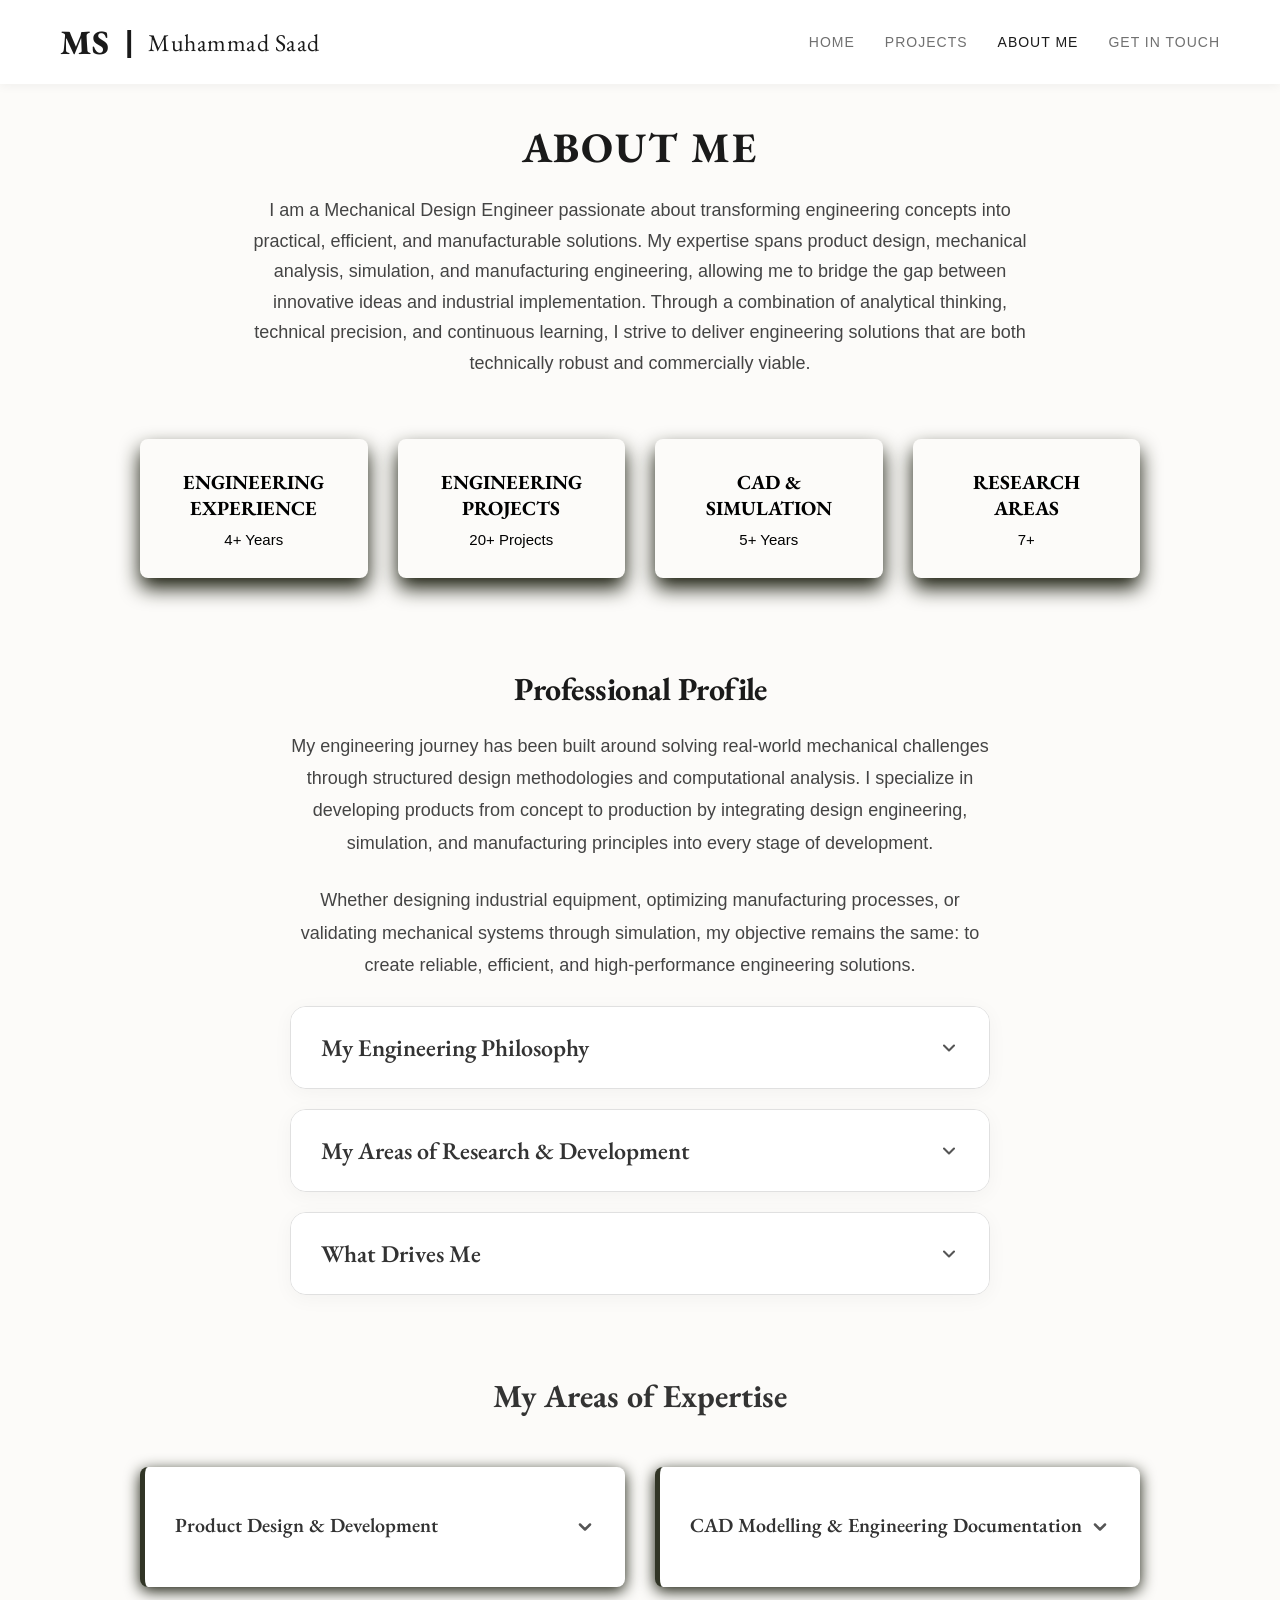
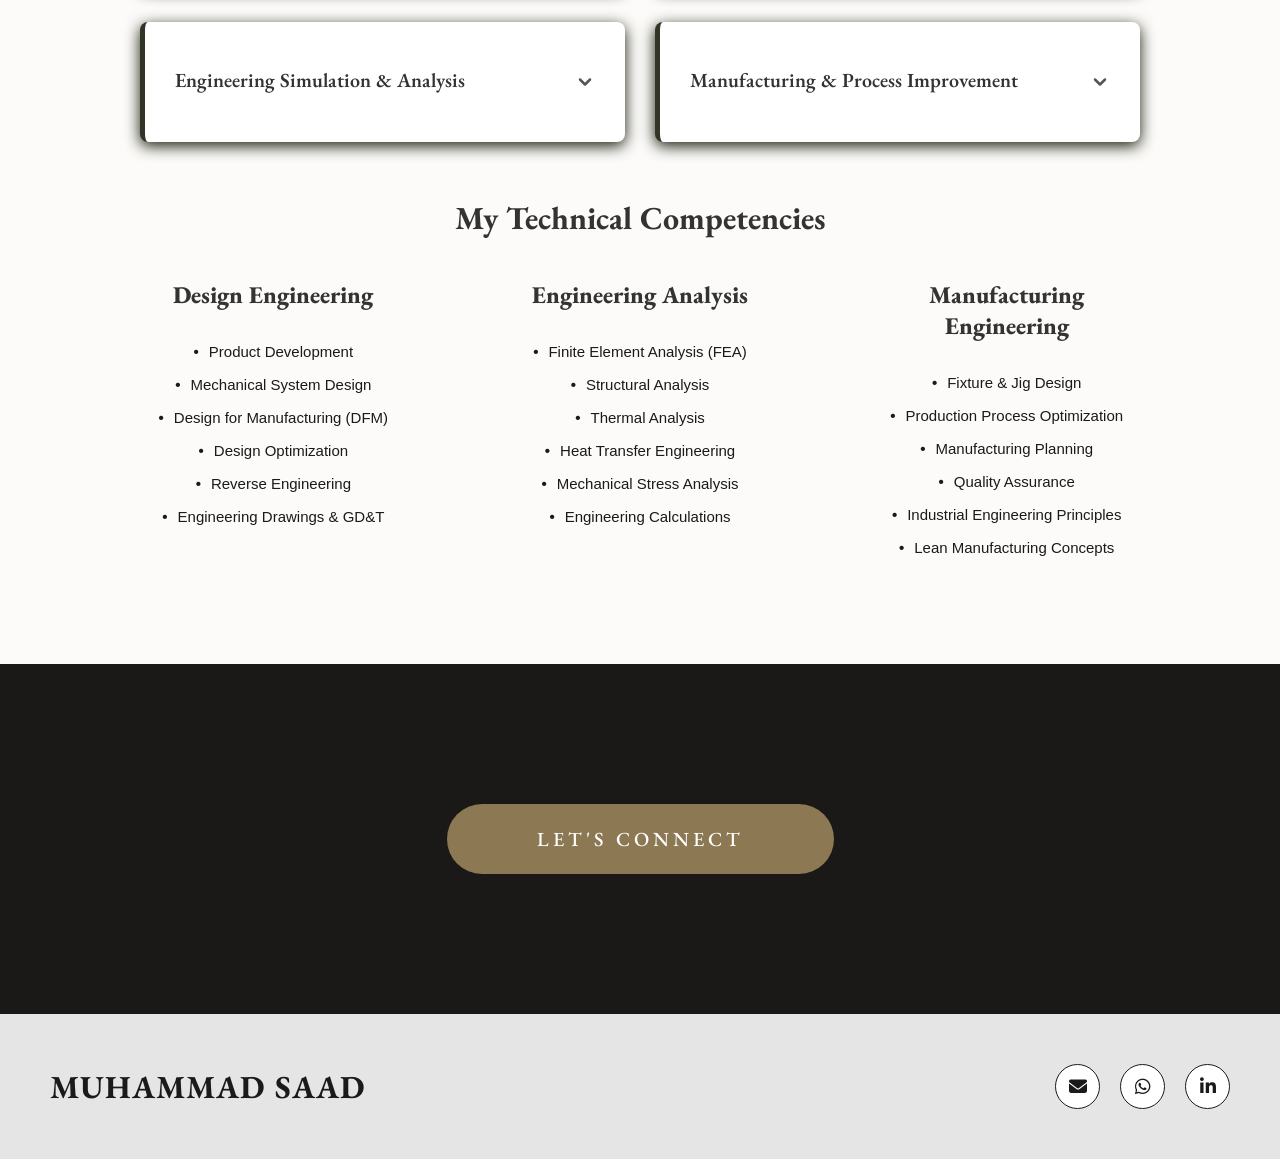
<file: about.html>
<!doctype html>
<html lang="en">
  <head>
    <meta charset="UTF-8" />
    <meta name="viewport" content="width=device-width, initial-scale=1.0" />
    <title>About Me | Muhammad Saad</title>
    <!-- Google Fonts -->
    <link rel="preconnect" href="https://fonts.googleapis.com" />
    <link rel="preconnect" href="https://fonts.gstatic.com" crossorigin />
    <link
      href="https://fonts.googleapis.com/css2?family=EB+Garamond:ital,wght@0,400..800;1,400..800&display=swap"
      rel="stylesheet"
    />
    <!-- Font Awesome Icons -->
    <link
      rel="stylesheet"
      href="https://cdnjs.cloudflare.com/ajax/libs/font-awesome/6.4.0/css/all.min.css"
    />
    <!-- Aapki Main CSS -->
    <link rel="stylesheet" href="style.css" />
  </head>
  <body>
    <!-- 1. NAVBAR -->
    <header class="navbar">
      <div class="custom-logo" onclick="window.location.href = 'index.html'">
        <span class="logo-ms">MS</span>
        <span class="logo-divider-line">|</span>
        <span class="logo-name">Muhammad Saad</span>
      </div>
      <!-- Hamburger Icon -->
    <div class="hamburger" id="hamburger">
        <span class="bar"></span>
        <span class="bar"></span>
        <span class="bar"></span>
    </div>
      <nav class="nav-links" id="nav-links">
        <a href="index.html">HOME</a>
        <a href="work.html">PROJECTS</a>
        <a href="about.html" class="active">ABOUT ME</a>
        <a href="contact.html">GET IN TOUCH</a>
      </nav>
    </header>
    <main class="about-main-wrapper">
      <!-- Hero Section -->
      <section class="about-hero">
        <h1>About Me</h1>
        <p>
          I am a Mechanical Design Engineer passionate about transforming
          engineering concepts into practical, efficient, and manufacturable
          solutions. My expertise spans product design, mechanical analysis,
          simulation, and manufacturing engineering, allowing me to bridge the
          gap between innovative ideas and industrial implementation. Through a
          combination of analytical thinking, technical precision, and
          continuous learning, I strive to deliver engineering solutions that
          are both technically robust and commercially viable.
        </p>
      </section>

      <!-- Stats Grid -->
      <section class="stats-grid">
        <div class="stat-card">
          <p class="stat-text">Engineering Experience</p>
          <h3 class="stat-number">4+ Years</h3>
        </div>
        <div class="stat-card">
          <p class="stat-text">Engineering Projects</p>
          <h3 class="stat-number">20+ Projects</h3>
        </div>
        <div class="stat-card">
          <p class="stat-text">CAD & Simulation</p>
          <h3 class="stat-number">5+ Years</h3>
        </div>
        <div class="stat-card">
          <p class="stat-text">Research Areas</p>
          <h3 class="stat-number">7+</h3>
        </div>
      </section>
      <!-- Professional Profile Section -->
      <section class="professional-profile">
        <h2>Professional Profile</h2>
        <div class="line-separator"></div>
        <!-- Ye line banaye ga -->
        <p>
          My engineering journey has been built around solving real-world
          mechanical challenges through structured design methodologies and
          computational analysis. I specialize in developing products from
          concept to production by integrating design engineering, simulation,
          and manufacturing principles into every stage of development.
        </p>
        <p>
          Whether designing industrial equipment, optimizing manufacturing
          processes, or validating mechanical systems through simulation, my
          objective remains the same: to create reliable, efficient, and
          high-performance engineering solutions.
        </p>
        <!-- Engineering Philosophy Section -->
        <div class="toggle-wrapper">
            <button class="toggle-btn premium-card accordion-btn" onclick="toggleAccordion(this)">
                My Engineering Philosophy
                <svg class="arrow-icon" viewBox="0 0 24 24" fill="none" stroke="currentColor" 
                stroke-width="2.5" stroke-linecap="round" stroke-linejoin="round">
                <polyline points="6 9 12 15 18 9"></polyline>
                </svg>
            </button>
            <div class="box-content accordion-content">
              <p>I believe successful engineering extends far beyond creating
                 functional designs. Every engineering solution should balance
                 technical performance, manufacturability, reliability,
                 sustainability, and cost-effectiveness. My design philosophy is
                 cantered on understanding the complete engineering lifecycle, from
                 concept development and simulation to manufacturing and continuous
                 improvement, ensuring that every project delivers measurable value
                 and long-term performance.</p>
            </div>
        </div>
                  <!-- R&D Section -->
<div class="toggle-wrapper">
    <button class="toggle-btn premium-card accordion-btn" onclick="toggleAccordion(this)">
        My Areas of Research & Development
        <svg class="arrow-icon" viewBox="0 0 24 24" fill="none" stroke="currentColor" stroke-width="2.5" stroke-linecap="round" stroke-linejoin="round">
            <polyline points="6 9 12 15 18 9"></polyline>
        </svg>
    </button>
   <div class="box-content accordion-content">
            <p>
              My research interests focus on advancing engineering solutions
              through computational modelling and analytical methods. Areas of
              particular interest include:
            </p>
            <ul>
              <li>Industrial Machinery & Equipment Design</li>
              <li>Machine Components & Assemblies</li>
              <li>Mechanical Product Development</li>
              <li>Automation Fixtures & Jigs</li>
              <li>Structural & Mechanical Systems</li>
              <li>Material Handling Systems</li>
              <li>Design for Manufacturing (DFM) & Optimization</li>
            </ul>
          </div>
          </div>

          
          <!-- What Drives Me Section -->
<div class="toggle-wrapper">
    <button class="toggle-btn premium-card accordion-btn" onclick="toggleAccordion(this)">
        What Drives Me
        <svg class="arrow-icon" viewBox="0 0 24 24" fill="none" stroke="currentColor" stroke-width="2.5" stroke-linecap="round" stroke-linejoin="round">
        <polyline points="6 9 12 15 18 9"></polyline>
        </svg>
    </button>
    <div class="box-content accordion-content">
        <p> I am motivated by complex engineering challenges that require
              creativity, precision, and technical expertise. Whether developing
              a new mechanical system, optimizing an existing design, or
              conducting engineering research, I enjoy transforming ideas into
              practical solutions that create tangible impact.</p>
    </div>
</div>
        
      </section>


      <!-- Expertise Section -->
      <section class="expertise-section">
        <h2>My Areas of Expertise</h2>
        <div class="expertise-grid">


          <!-- Expertise Box 1 -->
          <div class="exp-box">
            <button class="toggle-btn" onclick="toggleExpertise(this)">
              Product Design & Development
              <svg
                class="arrow-icon"
                viewBox="0 0 24 24"
                fill="none"
                stroke="currentColor"
                stroke-width="3"
                stroke-linecap="round"
                stroke-linejoin="round"
              >
                <polyline points="6 9 12 15 18 9"></polyline>
              </svg>
            </button>
            <div class="exp-content">
              <p>
                From initial concept generation to detailed manufacturing
                drawings, I develop products that prioritize functionality,
                manufacturability, and reliability.My design process is centered on
                ensuring that the final product meets both performance and production goals.
              </p>
            </div>
          </div>
          <!-- Expertise Box 2 -->
          <div class="exp-box">
            <button class="toggle-btn" onclick="toggleExpertise(this)">
              CAD Modelling & Engineering Documentation
              <svg
                class="arrow-icon"
                viewBox="0 0 24 24"
                fill="none"
                stroke="currentColor"
                stroke-width="3"
                stroke-linecap="round"
                stroke-linejoin="round"
              >
                <polyline points="6 9 12 15 18 9"></polyline>
              </svg>
            </button>
            <div class="exp-content">
              <p>
                I produce detailed 3D models, assemblies, technical drawings,
                and design documentation using industry-standard CAD software.
                My workflow emphasizes design accuracy, tolerance control, and
                clear communication between design and manufacturing teams.
              </p>
            </div>
          </div>
          <!-- Expertise Box 3 -->
          <div class="exp-box">
            <button class="toggle-btn" onclick="toggleExpertise(this)">
              Engineering Simulation & Analysis
              <svg
                class="arrow-icon"
                viewBox="0 0 24 24"
                fill="none"
                stroke="currentColor"
                stroke-width="3"
                stroke-linecap="round"
                stroke-linejoin="round"
              >
                <polyline points="6 9 12 15 18 9"></polyline>
              </svg>
            </button>
            <div class="exp-content">
              <p>
                Simulation plays a central role in my design process. I perform
                structural, thermal, and mechanical analyses to evaluate
                performance, predict failure modes, and optimize designs before
                manufacturing, reducing development time and engineering costs.
              </p>
            </div>
          </div>
          <!-- Expertise Box 4 -->
          <div class="exp-box">
            <button class="toggle-btn" onclick="toggleExpertise(this)">
              Manufacturing & Process Improvement
              <svg
                class="arrow-icon"
                viewBox="0 0 24 24"
                fill="none"
                stroke="currentColor"
                stroke-width="3"
                stroke-linecap="round"
                stroke-linejoin="round"
              >
                <polyline points="6 9 12 15 18 9"></polyline>
              </svg>
            </button>
            <div class="exp-content">
              <p>
                My industrial experience has provided valuable insight into
                manufacturing operations, production planning, quality
                assurance, and continuous improvement. I focus on designing
                solutions that are not only technically sound but also practical
                to manufacture and scale.
              </p>
            </div>
          </div>
      </section>
      <section class="technical-competencies">
        <h2>My Technical Competencies</h2>
        <div class="competency-grid">
          <!-- Design Engineering -->
          <div class="comp-box">
            <h3>Design Engineering</h3>
            <ul>
              <li><span>•</span>Product Development</li>
              <li><span>•</span>Mechanical System Design</li>
              <li><span>•</span>Design for Manufacturing (DFM)</li>
              <li><span>•</span>Design Optimization</li>
              <li><span>•</span>Reverse Engineering</li>
              <li><span>•</span>Engineering Drawings & GD&T</li>
            </ul>
          </div>
          <!-- Engineering Analysis -->
          <div class="comp-box">
            <h3>Engineering Analysis</h3>
            <ul>
              <li><span>•</span>Finite Element Analysis (FEA)</li>
              <li><span>•</span>Structural Analysis</li>
              <li><span>•</span>Thermal Analysis</li>
              <li><span>•</span>Heat Transfer Engineering</li>
              <li><span>•</span>Mechanical Stress Analysis</li>
              <li><span>•</span>Engineering Calculations</li>
            </ul>
          </div>
          <!-- Manufacturing Engineering -->
          <div class="comp-box">
            <h3>Manufacturing Engineering</h3>
            <ul>
              <li><span>•</span>Fixture & Jig Design</li>
              <li><span>•</span>Production Process Optimization</li>
              <li><span>•</span>Manufacturing Planning</li>
              <li><span>•</span>Quality Assurance</li>
              <li><span>•</span>Industrial Engineering Principles</li>
              <li><span>•</span>Lean Manufacturing Concepts</li>
            </ul>
          </div>
        </div>
      </section>
    </main>

    <!-- 4. PREMIUM FOOTER SECTION -->
    <footer class="main-premium-footer">
      <!-- Top Dark Section -->
      <div class="footer-top-dark">
        <a href="contact.html" class="new-style-btn">LET'S CONNECT</a>
      </div>

      <!-- Bottom Light Section -->
      <div class="footer-bottom-light">
        <div class="footer-light-container">
          <!-- Left Side Name -->
          <h2 class="footer-brand-name">MUHAMMAD SAAD</h2>

          <!-- Right Side Social Icons -->
          <div class="footer-right-info-icons">
            <!-- Gmail -->
            <a
              href="mailto:muhammadsaad.e13@gmail.com"
              class="icon-btn gmail-icon"
              title="Email Me"
            >
              <i class="fa-solid fa-envelope"></i>
            </a>

            <!-- WhatsApp -->
            <a
              href="https://wa.me/923362835568"
              target="_blank"
              class="icon-btn whatsapp-icon"
              title="WhatsApp Me"
            >
              <i class="fa-brands fa-whatsapp"></i>
            </a>

            <!-- LinkedIn -->
            <a
              href="https://www.linkedin.com/in/muhammad-saad-352a62182/"
              target="_blank"
              class="icon-btn linkedin-icon"
              title="LinkedIn Profile"
            >
              <i class="fa-brands fa-linkedin-in"></i>
            </a>
          </div>
        </div>
      </div>
    </footer>
    <script>
   // Function 1: Expertise Grid ke liye (Independent)
function toggleExpertise(btn) {
    let content = btn.nextElementSibling;
    btn.classList.toggle('active');
    content.style.display = (content.style.display === "block") ? "none" : "block";
}

function toggleAccordion(btn) {
    let currentContent = btn.nextElementSibling;
    let isActive = btn.classList.contains('active');

    // 1. Sabse pehle saare buttons aur contents ko reset karo
    // (Taake jab naya button khule, to pichla band ho jaye)
    document.querySelectorAll('.accordion-btn').forEach(b => b.classList.remove('active'));
    document.querySelectorAll('.accordion-content').forEach(c => c.style.display = 'none');

    // 2. Toggle Logic: 
    // Agar button pehle ACTIVE NAHI THA, to ise active karo aur open karo
    // Agar active tha (matlab humne dubara click kiya), to upar reset ho chuka hai,
    // isliye hum sirf tabhi open karenge agar isActive false tha.
    if (!isActive) {
        btn.classList.add('active');
        currentContent.style.display = 'block';
    } 
    // Agar isActive true tha, to block execute nahi hoga, 
    // aur reset hone ki wajah se box band hi rahega (Toggle Off).
}
    </script>
    <script>
    const hamburger = document.getElementById("hamburger");
    const navLinks = document.getElementById("nav-links");

    // Hamburger click event
    hamburger.addEventListener("click", () => {
        hamburger.classList.toggle("active");
        navLinks.classList.toggle("active");
    });

    // Links click event (Menu band karne ke liye)
    document.querySelectorAll(".nav-links a").forEach(n => n.addEventListener("click", () => {
        hamburger.classList.remove("active");
        navLinks.classList.remove("active");
    }));
</script>
  </body>
</html>
</file>
<file: style.css>
/* Resetting default browser styles */
* {
    margin: 0;
    padding: 0;
    box-sizing: border-box;
}

/* Website ki tamam images ko responsive banane ke liye */
img {
    max-width: 100%;
    height: auto;
    display: block; /* Is se image ke neeche jo thodi si extra jagah (gap) hoti hai, wo khatam ho jati hai */
}
body {
    background-color: #fcfbf9; 
    color: #1a1a1a;
    font-family: 'Geist', sans-serif;
    min-height: 100vh;
    padding: 40px 50px; /* Page ke sides par achhi spacing ke liye */
    overflow-x: hidden; /* Mobile par side scroll ko rokne ke liye */
}

/* Header Navbar Styling */
.navbar {
    display: flex;
    justify-content: space-between;
    align-items: center;
    width: 100%;
    position: fixed;
    top: 0;
    left: 0;
    z-index: 1000;
    box-sizing: border-box;
    padding: 20px 60px; 
    
    /* 🌟 Badlao: Bilkul Solid White Color (Koi transparency ya blur nahi) */
    background-color: #ffffff; 
    backdrop-filter: none; 
    -webkit-backdrop-filter: none; 
    
    /* Halka sa bottom shadow taake solid navbar content se alag dikhe */
    box-shadow: 0 2px 10px rgba(0, 0, 0, 0.05); 
}
/* ==========================================================================
   UPDATED LOGO STYLING (As per Saad's Feedback - Bold & Aligned)
   ========================================================================== */
.custom-logo {
    display: flex;
    align-items: center;
    gap: 15px;
    cursor: pointer;
}

.logo-ms {
    font-family: 'EB Garamond', serif;
    font-size: 34px;
    font-weight: 800; 
    letter-spacing: 1px;
    color: #1a1a1a;
}

.logo-divider-line {
    font-size: 30px;
    color: #1a1a1a;
    font-weight: 700;
    /* 🌟 Badlao: margin-top ko mita diya ya zero kar diya */
    margin-top: 0px; 
}

.logo-name {
    font-family: 'EB Garamond', serif;
    font-size: 24px;
    font-weight: 400;
    color: #1a1a1a;
    letter-spacing: 0.5px;
}

.nav-links {
    display: flex;
    gap: 30px; /* Links ke darmiyan ka gap */
}

.nav-links a {
    text-decoration: none;
    color: #707070;
    font-family: 'Geist', sans-serif;
    font-size: 14px;
    font-weight: 500;
    letter-spacing: 1px;
    text-transform: uppercase;
    transition: color 0.3s ease;
}

.nav-links a:hover, .nav-links a.active {
    color: #1a1a1a;
}

/* ==========================================================================
   PERFECT HERO OVERLAY & PROJECT IMAGES LAYOUT (UPDATED)
   ========================================================================== */

.hero-section-new {
    position: relative;
    width: 100%;
    height: 120vh;
    display: flex;
    align-items: flex-end;
    justify-content: flex-start;
   /* Line number 102 par is tarah padding ko update kar dein */
    padding: 40px 60px;   /* Iska matlab hai Top/Bottom se sirf 20px aur Left/Right se 60px */
    margin-bottom: 80px;
    border-radius: 8px;
    overflow: hidden;
    background-color: #1c1a17;
    
    /* 🌟 Badlao: padding-top mita kar humne margin-top laga diya taake image top se na kate */
    margin-top: 80px; 
}

.hero-bg-image {
    position: absolute;
    top: 0;
    left: 0;
    width: 100%;
    height: 100%;
    z-index: 0; 
}

.bg-img {
    width: 100%;
    height: 100%;
    object-fit: cover;
    object-position: center 15%; 
    opacity: 0.65; 
}

.hero-content-shifted {
    position: relative;
    z-index: 2; 
    width: 60%;
    display: flex;
    flex-direction: column;
    gap: 15px;
    text-align: left;
}

.hero-content-shifted .main-title {
    font-family: 'EB Garamond', serif;
    color: #ffffff !important;
    font-weight: 400;
    letter-spacing: -2px;
    line-height: 1;
    /* Main title ke block ke andar margin ko is tarah barha dein */
    margin-top: 40px;
    text-transform: uppercase;
    
    /* 🌟 Badlao: 84px ko mita kar humne size chota kiya taake 100% zoom par ek line mein aaye */
    font-size: 56px; 
    
    /* 🌟 Badlao: Yeh properties add kar dein taake text kabhi bhi toot kar doosri line mein na jaye */
    white-space: nowrap; 
}

.hero-content-shifted .main-subtitle {
    font-family: 'Geist', sans-serif;
    color: #e0e0e0 !important;
    font-size: 14px;
    font-weight: 700;
    letter-spacing: 2px;
    text-transform: uppercase;
    margin-top: 5px;
}

.hero-content-shifted .one-line-desc {
    font-family: 'Geist', sans-serif;
    color: #cccccc !important;
    font-size: 18px;
    line-height: 1.7;
    max-width: 95%;
    margin: 0;
}

/* --- MY PROJECTS SECTION --- */
.recent-work-section {
    width: 100%;
    margin-top: 40px;
}

.section-heading-centered {
      font-family: 'EB Garamond', serif;
      font-size: 42px;            /* Size bada kar diya */
      font-weight: 800;           /* Bold kiya */
      text-transform: uppercase;  /* Capital letters */
      letter-spacing: 3px;
      color: #1a1a1a;
      text-align: center;         /* Heading center mein aa gayi */
      margin-top: 80px;
      margin-bottom: 60px;
  }
.recent-work-grid {
    display: flex;
    flex-direction: column;
    gap: 50px;
    width: 100%;
    max-width: 1000px;     
    margin: 0 auto;
}

.recent-project-card {
    width: 100%;
    height: 500px;          
    border-radius: 12px;
    overflow: hidden;
}

.recent-project-image {
    width: 100%;
    height: 100%; 
    background-size: cover;
    background-position: center;
    background-repeat: no-repeat;
    display: flex;
    align-items: center; /* Content vertically center */
    justify-content: center; /* Content horizontally center */
    position: relative;
}
.recent-project-card:hover .recent-project-image {
    transform: scale(1.05); /* Hover karne par image smooth zoom hogi */
}

/* Dark Tint Overlay for Projects */
.recent-project-image::before {
    content: "";
    position: absolute;
    top: 0; 
    left: 0; 
    width: 100%; 
    height: 100%;
    background-color: rgba(0, 0, 0, 0.55); 
    z-index: 1;
}

.project-overlay-text {
    position: relative;
    z-index: 2; 
    text-align: center;
    padding: 0 20px;
}

.project-overlay-text h3 {
    font-family: 'EB Garamond', serif;
    font-size: 46px;
    color: #ffffff !important;
    font-weight: 400;
    margin: 0;
    letter-spacing: 1px;
}

.project-tags {
    font-family: 'Geist', sans-serif;
    font-size: 13px;
    color: #dddddd !important;
    letter-spacing: 1px;
    margin-top: 12px;
}

.project-year {
    font-family: 'Geist', sans-serif;
    font-size: 18px;
    color: #aaaaaa !important;
    margin-top: 15px;
    font-style: italic;
}

/* --- PREMIUM FOOTER STYLING  --- */

.main-premium-footer {
    width: 100%;
    margin-top: 100px;
    display: flex;
    flex-direction: column;
}

/* 1. Top Section - Bilkul screen se laga hua full width black background */
.footer-top-dark {
    width: 100vw;                      /* Screen ki poori width lene ke liye */
    position: relative;
    left: 50%;
    right: 50%;
    margin-left: -50vw;
    margin-right: -50vw;               /* Body ki padding break karke screen se chipkane ke liye */
    
    background-color: #1a1917 !important; /* Haroon ki website jaisa dark premium tint */
    padding: 140px 0;                  
    display: flex;
    justify-content: center;
    align-items: center;
    border-radius: 0 !important;       /* Corners bilkul sharp */
}

/* 2. Proper Big Capsule Button (New Style Class) */
.new-style-btn {
    display: inline-block !important;
    background-color: #8c7953 !important; /* Exact Khaki/Olive Green rang */
    color: #ffffff !important;            /* Text pure white */
    font-family: 'EB Garamond', serif !important;  
    font-size: 20px !important;           /* Proper bada aur saaf text */
    font-weight: 500 !important;
    text-transform: uppercase !important;
    letter-spacing: 4px !important;       /* Letters ke darmiyan gap */
    text-decoration: none !important;
    
    /* Button ka size aur round capsule shape */
    padding: 22px 90px !important;        
    border-radius: 60px !important;       /* Pill shape rounded corners */
    border: none !important;              
    
    transition: transform 0.3s ease, background-color 0.3s ease, box-shadow 0.3s ease !important;
}

/* Button Hover Animation */
.new-style-btn:hover {
    transform: scale(1.04) translateY(-2px) !important; /* Hover par smoothly thoda bada hoga */
    background-color: #766544 !important;                /* Rang thoda sa dark click feel ke liye */
    box-shadow: 0 10px 30px rgba(0, 0, 0, 0.4) !important; /* Shadow effect */
}

/* 3. Bottom Section - Spacing & Clean Layout */
.footer-bottom-light {
    width: 100%;
    background-color: #e5e5e5;
    padding: 50px 0;
}

.footer-light-container {
    max-width: 4000px;
    margin: 0 auto;
    width: 100% !important;
    display: flex !important;
    justify-content: space-between !important;
    align-items: center !important;
    padding: 0 50px !important;
}

/* Email aur LinkedIn icon ke darmiyan gap */
.footer-social-icons {
    display: flex;
    gap: 15px;
    margin-left: 35px; /* Is se LN icon email wale link se door hat jayega */
}
/* ==========================================================================
   🌟 LIGHT FOOTER FIX (Email aur LinkedIn Alignment)
   ========================================================================== */

/* Email aur LN dono ko ek horizontal line mein seedha lane ke liye */
.footer-right-info {
    display: flex !important;
    flex-direction: row !important;   /* Forcefully ek line mein karne ke liye */
    align-items: center !important;   /* Vertically bilkul center alignment */
    gap: 40px !important;              /* Email aur LinkedIn ke darmiyan professional gap */
}

/* Email link se faltu lines aur blue color hatane ke liye */
.footer-email {
    text-decoration: none !important;  /* Underline khatam */
    color: #1a1a1a !important;         /* Premium dark black color */
    font-family: 'Geist', sans-serif !important;
    font-size: 16px !important;
    transition: color 0.3s ease !important;
}

.footer-email:hover {
    color: #8c7953 !important;         /* Hover karne par khaki rang ho jaye */
}

/* LinkedIn (LN) icon button ko khubsoorat aur line se pak karne ke liye */
.footer-social-icons a {
    text-decoration: none !important;  /* Underline khatam */
    color: #1a1a1a !important;         /* Black text */
    font-family: 'Geist', sans-serif !important;
    font-size: 14px !important;
    font-weight: 600 !important;
    border: 1px solid #1a1a1a !important; /* Chota sa neat border box */
    padding: 8px 12px !important;      /* Box ke andar spacing */
    border-radius: 4px !important;     /* Halka sa rounded edge */
    transition: all 0.3s ease !important;
}

.footer-social-icons a:hover {
    background-color: #1a1a1a !important; /* Hover par solid black background */
    color: #ffffff !important;            /* Text white ho jaye */
}
/* ==========================================================================
   🌟 GREY FOOTER FULL-WIDTH & BOTTOM STICKY FIX
   ========================================================================== */

.footer-bottom-light {
    width: 100vw !important;            /* 🌟 Screen ki poori width lene ke liye */
    position: relative !important;
    left: 50% !important;
    right: 50% !important;
    margin-left: -50vw !important;
    margin-right: -50vw !important;     /* 🌟 Body ki left/right padding ko tor kar sides se chipkane ke liye */
    
    margin-bottom: -40px !important;    /* 🌟 Body ki bottom padding (40px) ko khatam karke bilkul neche chipkane ke liye */
    background-color: #e5e5e5 !important;
    padding: 50px 0 !important;
}
/* ==========================================================================
   🌟 PREMIUM FOOTER ICONS STYLING
   ========================================================================== */

/* Icons ko ek seedhi line mein lane ke liye */
.footer-right-info-icons {
    display: flex !important;
    flex-direction: row !important;
    align-items: center !important;
    gap: 20px !important;              /* Icons ke darmiyan professional gap */
}

/* Har icon button ka basic style (Circular shape aur clean look) */
.icon-btn {
    display: flex !important;
    justify-content: center !important;
    align-items: center !important;
    width: 45px !important;
    height: 45px !important;
    border-radius: 50% !important;     /* Bilkul gol (Circle) banane ke liye */
    background-color: #ffffff !important; /* Shuru mein background white hoga */
    border: 1px solid #1a1a1a !important; /* Halka black border */
    color: #1a1a1a !important;         /* Icon ka rang shuru mein black */
    font-size: 18px !important;        /* Icon ka size */
    text-decoration: none !important;
    transition: all 0.3s ease !important; /* Smooth animation effect */
}

/* Hover effects - Jab mouse upar le kar jayein */
.gmail-icon:hover {
    background-color: #db4437 !important; /* Gmail Red */
    color: #ffffff !important;
    border-color: #db4437 !important;
}

.whatsapp-icon:hover {
    background-color: #25D366 !important; /* WhatsApp Green */
    color: #ffffff !important;
    border-color: #25D366 !important;
}

.linkedin-icon:hover {
    background-color: #0077b5 !important; /* LinkedIn Blue */
    color: #ffffff !important;
    border-color: #0077b5 !important;
}
/* 🌟 Footer Brand Name Font Fix */
.footer-brand-name {
    font-family: 'EB Garamond', serif !important;
    font-size: 32px !important;           /* Proper professional size */
    font-weight: 700 !important;          /* Elegant bold look */
    letter-spacing: 1px !important;       /* Clean spacing */
    color: #1a1a1a !important;
}
/* 🌟 Navbar Links Right-Alignment Fix */
.navbar {
    display: flex !important;
    justify-content: space-between !important; /* Logo bilkul left aur links bilkul right par push karne ke liye */
    align-items: center !important;
    width: 100% !important;
    padding: 20px 60px !important; /* Sides par proper professional spacing */
}

.nav-links {
    display: flex !important;
    gap: 30px !important; /* Links ke darmiyan ka gap */
    margin-left: auto !important; /* Forcefully links ko right corner par push karne ke liye */
}
/* ==========================================================================
   🌟 PREMIUM CONTACT PAGE SPLIT LAYOUT STYLE
   ========================================================================== */

.contact-main-wrapper {
    padding-top: 140px;
    padding-bottom: 60px;
    display: flex;
    justify-content: center;
    align-items: center;
    min-height: calc(100vh - 140px);
    background-color: #ffffff;
}

.contact-container {
    width: 100%;
    max-width: 1140px;
    padding: 0 40px;
    display: grid;
    grid-template-columns: 1fr 1.2fr; /* Left text 45% aur right form 55% space lega */
    gap: 80px;
    align-items: start;
}

/* Left Panel Text Styles */
.contact-info-panel .contact-title {
    font-family: 'EB Garamond', serif !important;
    font-size: 52px !important;
    color: #1a1a1a;
    margin-bottom: 15px;
}

.contact-info-panel .contact-subtitle {
    font-family: 'Geist', sans-serif;
    font-size: 16px;
    color: #666666;
    line-height: 1.6;
    margin-bottom: 40px;
}

.info-meta-list {
    display: flex;
    flex-direction: column;
    gap: 25px;
}

.meta-item {
    display: flex;
    align-items: center;
    gap: 20px;
}

.meta-item i {
    font-size: 20px;
    color: #1a1a1a;
    width: 40px;
    height: 40px;
    background: #f5f5f7;
    border-radius: 50%;
    display: flex;
    justify-content: center;
    align-items: center;
}

.meta-item span {
    display: block;
    font-family: 'Geist', sans-serif;
    font-size: 12px;
    text-transform: uppercase;
    color: #999;
    letter-spacing: 1px;
}

.meta-item a {
    font-family: 'Geist', sans-serif;
    font-size: 16px;
    color: #1a1a1a;
    text-decoration: none;
    font-weight: 500;
}

/* Right Panel Form Styles */
.premium-contact-form {
    display: flex;
    flex-direction: column;
    gap: 24px;
}

.form-group {
    display: flex;
    flex-direction: column;
    gap: 8px;
}

.form-group label {
    font-family: 'Geist', sans-serif;
    font-size: 14px;
    font-weight: 600;
    color: #333333;
}

.form-group input, 
.form-group textarea {
    font-family: 'Geist', sans-serif;
    padding: 14px 16px;
    border: 1px solid #e1e1e1;
    border-radius: 6px;
    font-size: 15px;
    background-color: #fafafa;
    color: #1a1a1a;
    transition: all 0.2s ease;
}

.form-group input:focus, 
.form-group textarea:focus {
    outline: none;
    border-color: #8c7953 ; /* Focus hone par orange tint */
    background-color: #ffffff;
}

/* Actions Layout: Attachment & Submit */
.form-form-footer {
    display: flex;
    justify-content: space-between;
    align-items: center;
    margin-top: 10px;
}

.file-upload-wrapper input[type="file"] {
    display: none; /* Default boring selector chupanay ke liye */
}

.file-drop-btn {
    font-family: 'Geist', sans-serif;
    font-size: 14px;
    font-weight: 600;
    color: #1a1a1a;
    cursor: pointer;
    display: flex;
    align-items: center;
    gap: 8px;
    padding: 10px 0;
}

.orange-submit-btn {
    font-family: 'Geist', sans-serif;
    background-color: #8c7953 !important; /* Premium Vibrant Orange */
    color: #ffffff !important;
    border: none !important;
    padding: 14px 36px !important;
    font-size: 15px !important;
    font-weight: 600 !important;
    border-radius: 6px !important;
    cursor: pointer !important;
    transition: background-color 0.2s ease !important;
    
    /* Ye 3 lines center aur gap ke liye hain: */
    display: block;
    margin: 20px auto 0 auto; 
    width: fit-content; 
}

.orange-submit-btn:hover {
    background-color:#6b5b3d !important; /* Halka sa dark tone hover par */
}


/* --- VIEW ALL BUTTON STYLING --- */
.view-all-container {
    display: flex;
    justify-content: center;
    margin-top: 50px; /* Projects grid aur button ke darmiyan gap */
    margin-bottom: 20px;
}

.view-all-btn {
    font-family: 'EB Garamond', serif !important;
    font-size: 14px;
    font-weight: 600;
    text-transform: uppercase;
    letter-spacing: 2px;
    color: #1a1a1a;
    text-decoration: none;
    padding: 14px 40px;
    border: 1px solid #1a1a1a;
    border-radius: 6px;
    transition: all 0.3s ease;
}

.view-all-btn:hover {
    background-color: #1a1a1a;
    color: #ffffff;
    cursor: pointer;
}
/* About page ke title ko Projects page jaisa banane ke liye */
.about-hero h1 {
    font-family: 'EB Garamond', serif !important; /* Wahi font jo MY PROJECTS ka hai */
    font-size: 42px !important;                 /* Sahi size */
    text-transform: uppercase;                 /* Agar MY PROJECTS uppercase mein hai */
    letter-spacing: 2px;
    margin-bottom: 20px;
}
.about-hero p {
    font-size: 18px !important;      /* Paragraph ka size barha diya */
    color: #444 !important;       /* Thoda dark color taake parhne mein asaan ho */
    line-height: 1.7;
    max-width: 800px;
    margin: 0 auto;
}
.about-main-wrapper {
    /* 180px ko tab tak adjust karein jab tak gap 'work.html' jaisa na ho jaye */
    padding-top: 80px !important; 
    max-width: 1000px;
    margin: 0 auto;
    text-align: center;
}
/* --- About Page Stats Grid --- */
.stats-grid {
    display: grid;
    margin-top: 60px;
    margin-bottom: 30px;
    grid-template-columns: repeat(4, 1fr); /* 4 horizontal boxes */
    gap: 30px;
    background-color: none; /* black background */
    justify-content: left; /* Center align */
    flex-wrap: wrap; /* Responsive ke liye */
    
}

.stat-card {
    flex: 1; /* Boxes ko equal width dene ke liye */
    min-width: 150px;        /* Kam se kam itni width ho */
    max-width: 250px;        /* Zada se zada itni width ho (taake bohot bade na hon) */
    text-align: center;
    border: none; /* Border boxes ke liye */
    box-shadow: 0 10px 20px rgb(24, 27, 12); /* Halki si shadow */
    padding: 30px;
    display: flex;
    flex-direction: column; /* Text upar, number neeche */
    transition: transform 0.3s ease; /* Hover effect ke liye */
    border-radius: 8px;
    
}
.stat-card:hover {
    transform: translateY(-5px); /* Hover karne par box thoda upar uthega */
    box-shadow: 0 10px 20px rgb(24, 27, 12); /* Halki si shadow */
}
.stat-text {
    font-size: 20px;
    color: #000000;
    margin-bottom: 10px;
    text-transform: uppercase;
    font-weight: 700; /* Text ko bold kiya */
    font-family: 'EB Garamond', serif; /* Title wala font style apply kiya */
}

.stat-number {
    font-size: 15px;
    color: #000000;
    margin: 0;
    font-weight: 400; /* Numbers ko simple/light rakha taake text highlight ho */
}

.professional-profile {
    padding: 60px 10%;
    max-width: 900px;
    margin: 0 auto;
    text-align: center; /* Text ko center karne ke liye */
}

.professional-profile h2 {
    font-family: 'EB Garamond', serif;
    font-size: 32px;
    margin-bottom: 20px;
    color: #333;
/* Heading ke niche ek subtle underline add karne ke liye */
    color: #1a1a1a;
    display: inline-block;
    letter-spacing: -0.5px; /* Modern compact look */
}

.professional-profile p {
    font-family: 'Geist', sans-serif;
    font-size: 18px;
    line-height: 1.8;
    color: #444;
    margin-bottom: 25px;
    max-width: 800px;          /* Text line ko zyada lamba hone se roke ga */
    margin-left: auto;         /* Center align */
    margin-right: auto;
}
/* Paragraph (Content) ki styling */
.exp-content p {
    font-size: 16px;            /* Professional Profile paragraph ke size se match */
    font-family: 'Geist', sans-serif; /* Wahi font style */
    line-height: 1.8;
    color: #666;
    margin-top: 10px;
}
/* Research section ke ul/li ko target karein */
.box-content ul {
    list-style-type: none; /* Ya jo bhi aap use kar rahi hain */
    padding: 0;    /* Dots aur text ke darmiyan jagah kam karne ke liye */ 
    margin: 0 ;        /* Center align rakhne ke liye */
    text-align: center; /* Poori list ko center karne ke liye */
}

.box-content li {
    display: inline-block; /* Element sirf text jitni jagah le ga */
    width: auto;           /* Width ko auto par set karein */
    padding-bottom: 5px;   /* Text aur line ke beech thoda gap */
    margin-bottom: 10px;   /* Lines ke darmiyan vertical gap */
    border-bottom: 1px solid #e0e0e0; /* Sirf text ke neeche line */
    display: block;        /* Agar aap chahti hain ke har item nayi line par ho */
    width: fit-content;    /* Line ki width text ke barabar ho jaye gi */
    margin-left: auto;     /* Center align karne ke liye */
    margin-right: auto;
}
/* --- Expertise Section Layout --- */
.expertise-content {
    padding: 60px 10%;
}


.exp-item h3 {
    font-size: 20px;
    margin-bottom: 10px;
    color: #333;
}

.exp-item p {
    font-size: 16px;
    line-height: 1.6;
    color: #666;
}
.expertise-grid {
    display: grid;
    grid-template-columns: 1fr 1fr;
    gap: 30px;
    /* Yeh line box expansion ka masla hal kar degi */
    align-items: start; 
    margin-bottom: 50px; /* Boxes ke darmiyan gap */
}
.exp-box {
    border: none; /* Border ko hata diya */
    box-shadow: 0 4px 15px rgba(24, 27, 12, 1.0); /* Soft premium shadow */
    padding: 30px;              /* Thoda zyada space */
    background: #ffffff; /* White background */
    margin-bottom: 5px;
    transition: transform 0.3s ease, box-shadow 0.3s ease;
    border-radius: 8px; /* Halki si round edges */
    height: auto; /* Box height ko equal rakhe */
    display: flex;
    border-left: 5px solid #313526; 
    flex-direction: column;
    justify-content: center; /* Text ko center align karne ke liye */
    min-height: 120px; /* Aap ise apni marzi se adjust kar sakti hain */
}
/* Jab box par mouse jaye toh thoda highlight ho */
.exp-box:hover {
    transform: translateY(-5px);
    box-shadow: 0 8px 25px rgba(24, 27, 12, 1.0);
}
.expertise-section h2 {
    font-family: 'EB Garamond', serif !important; /* Wahi font jo Professional Profile ka hai */
    font-size: 32px !important;                 /* Professional Profile heading size ke barabar */
    text-align: center;
    color: #333;
    margin-bottom: 50px;
}
.exp-content {
    margin-top: 20px;
    border-top: 1px solid #e0e0e0; /* Ek halki si line content ke upar */
    display: none; /* Default mein text chhupa hua hai */
    padding-top: 20px;
    color: #666;
    
}

.toggle-btn {
    width: 100%;
    background: none;
    border: none;
    text-align: left;
    font-size: 20px;           
    font-family: 'EB Garamond', serif; 
    font-weight: 600;
    cursor: pointer;
    display: flex;
    justify-content: space-between;
    color: #333;
    padding: 0; 
    outline: none;
}

.arrow-icon {
    width: 20px;
    height: 30px;
    margin-left: auto;
    transition: transform 0.3s ease; /* Smooth rotation ke liye */    
    color: #555;    
    font-weight: 700; /* Arrow ko thoda bold karne ke liye */         
   
}

/* Jab box open ho, arrow ko rotate karne ke liye */
.active .arrow-icon {
    transform: rotate(180deg);
}
.toggle-wrapper {
    background: #ffffff;
    border: 1px solid #e0e0e0;
    border-radius: 16px;
    box-shadow: 0 4px 20px rgba(0, 0, 0, 0.04);
    margin-bottom: 20px;
    overflow: hidden; /* Ye ensure karega ke andar ka content bahar na nikle */
}

/* Premium Card (Buttons ke liye) */
.toggle-btn.premium-card {
    width: 100%;
    display: flex;
    justify-content: space-between;
    align-items: center;
    background: #ffffff;
    padding: 25px 30px;
    border: none;            /* Border hata dein */
    box-shadow: none;        /* Shadow hata dein */
    border-radius: 0;        /* Wrapper ka radius follow karega */
    cursor: pointer;
    margin-bottom: 0;        /* Wrapper ke sath chipka rahe */
    font-family: 'EB Garamond', serif;
    font-size: 24px;
    font-weight: 600;
}
.box-content {
    display: none;
    padding: 0 30px 25px 30px; /* Upar se 0 taake button ke sath mil jaye */
    background: #ffffff;
    border-top: 1px solid #e0e0e0; /* Button aur content ke beech halki line */
    padding-top: 20px;
    margin: 0 30px; /* Center align */
     
}
.accordion-content {
    display: none; /* Sabse pehle sab band */
}s


.technical-competencies {
    padding: 60px 20%;
    background-color:  #ffffff; /* Halka grey background taake ye section alag lage */
    }
/* Technical Competencies heading ki styling */
.technical-competencies h2 {
    font-family: 'EB Garamond', serif !important; /* Sub-headings wala font */
    font-size: 32px !important;
    text-align: center;
    color: #333;
    margin-bottom: 40px; /* Ye margin sub-headings ke sath gap barha dega */

}

.competency-grid {
    display: grid;
    grid-template-columns: repeat(3, 1fr); /* Teen columns */
    gap: 100px;
    row-gap: 30px;
    align-items: start;
    
}
.comp-box h3 {
    font-family: 'EB Garamond', serif !important;
    font-size: 24px !important;
    margin-bottom: 25px;
    color: #333; /* Saad ka signature orange color */
    text-align: center;
    font-weight: 1000;
}

.comp-box ul {
    list-style: none; /* Bullet points hataye */
    padding: 0;
}

.comp-box ul li {
    font-family: 'Geist', sans-serif;
    font-size: 15px;
    padding: 8px 0;
    font-weight: 300;
}
.comp-box ul li span { 
    color: #1a1a1a;
     margin-right: 10px; 
     font-weight: bold;
     }
     .additional-info {
    padding: 80px 10%;
    background-color: #ffffff; /* Clean white background */
}

/* Hamburger Icon Styles */
.hamburger {
    display: none; /* Desktop par hide */
    cursor: pointer;
}

.bar {
    display: block;
    width: 25px;
    height: 3px;
    margin: 5px auto;
    background-color: #1a1a1a;
    transition: all 0.3s ease-in-out;
}

/* Cross Animation */
.hamburger.active .bar:nth-child(2) { opacity: 0; }
.hamburger.active .bar:nth-child(1) { transform: translateY(8px) rotate(45deg); }
.hamburger.active .bar:nth-child(3) { transform: translateY(-8px) rotate(-45deg); }
/* Sirf Desktop ke liye */
@media (min-width: 769px) {
    .nav-links {
        display: flex !important; /* Desktop par hamesha dikhayega */
    }
}
/* Mobile Menu Styles */
@media (max-width: 768px) {
    .navbar {
        display: flex !important;
        justify-content: space-between !important; /* Dono ko opposite corners par rakhega */
        align-items: center !important;
        padding: 20px 20px !important; /* Padding adjust karein */
        width: 100% !important;
    }
    .custom-logo {
        flex: 1; /* Logo ko apni jagah lene dein */
        font-size: 16px; /* Agar text bada hai to chota karein */
        white-space: nowrap; /* Text ko line break nahi karne dega */
    }
    .hamburger { 
        margin-left: 20px; /* Logo aur icon ke darmiyan gap */
        display: block !important;

    } 
    
    .nav-links {
        display: none !important; /* Default band */
        position: absolute;
        top: 80px;
        left: 0;
        width: 100%;
        background-color: #ffffff;
        flex-direction: column;
        padding: 20px 0;
        text-align: center;
        box-shadow: 0 5px 10px rgba(0,0,0,0.1);
        z-index: 1000;
    }

    .nav-links.active {
        display: flex !important; /* Click par open */
    }
}

@media (max-width: 768px) {
    /* 1. Hero Section ki height ko kam karein */
    .hero-section-new {
        width: 100vw !important;  /* Screen ki puri width */
        margin: 0 !important;
        height: 50vh !important; /* Mobile par height fixed na ho */
        padding: 0 !important; /* Mobile par padding kam */
        margin-top: 100px !important;
        border-radius: 0 !important;
        left: 0 !important;
        right: 0 !important;
        margin-left: calc(-50vw + 50%) !important; /* Left edge se touch karne ke liye */
        margin-right: calc(-50vw + 50%) !important; /* Right edge se touch karne ke liye */
        padding-left: 0 !important;
        padding-right: 0 !important;
        position: relative;
    }

    /* 2. Hero Content container ko full width dein */
    .hero-content-shifted {
        position: absolute;
        bottom: 20px;                 /* Image ke neeche text le aye ga */
        width: auto!important;
        text-align: left !important; /* Mobile par text center mein acha lagta hai */
        padding: 1px;
        border-radius: 8px;
        bottom: 40px !important;    /* Text ko image ke andar thoda upar move karega */
        left: 20px !important;
        right: 25px !important;
    }
   

    /* 3. Main Title ka font size chota karein */
    .hero-content-shifted .main-title {
        font-size: 24px !important; /* 56px se kam karke 32px karein */
        margin-bottom: 2px !important; /* Yahan gap kam hoga */
        line-height: 0.1 !important;
    }

    /* 4. Description aur Subtitle ko adjust karein */
    .hero-content-shifted .one-line-desc {
        font-size: 12px !important;
        margin: 0 auto !important; /* Center align */
        margin-bottom: 0px !important; /* Title aur description ke beech ka gap */
    }
    
    .bg-img {
    object-position: center center !important;
    }
    /* 3. Image ko screen touch karwayein */
    .hero-bg-image {
        width: 100% !important;
        left: 0 !important;
        right: 0 !important;
    }
    body {
        padding: 0 !important;
        margin: 0 !important;
        width: 100% !important;
        overflow-x: hidden !important; /* Side scroll rokne ke liye */
        padding-left: 0 !important;
        padding-right: 0 !important;
        
    }
    
}

@media (max-width: 768px) {
    .recent-work-section {
        margin-top: 10px !important; /* Navbar ki height jitni space */
    }
    /* 1. Heading ko chota karein */
    .section-heading-centered {
        font-size: 28px !important; /* 42px se kam karke 28px */
        margin-top: 100px !important;
        margin-bottom: 40px !important;
    }

    /* 2. Grid mein spacing set karein */
    .recent-work-grid {
        padding: 0 20px !important; /* Sides se thoda gap */
        gap: 20px !important;      /* Cards ke darmiyan gap kam */
    }

    /* 3. Project Cards ki height kam karein */
    .recent-project-card {
        height: 350px !important; /* 500px se kam karke 350px, taake mobile par scroll kam ho */
    }

    /* 4. Text ka size adjust karein */
    .project-overlay-text h3 {
        font-size: 28px !important; /* 46px se kam */
    }
    
    .project-tags {
        font-size: 12px !important;
    }
}
@media (max-width: 768px) {
    /* 1. Footer Brand Name adjust karein */
    .footer-brand-name {
        font-size: 24px !important; /* Mobile par font size thoda chota */
        margin-bottom: 20px !important;
        text-align: center;
    }
    /* 1. Footer Top Section (Dark Part) */
    .footer-top-dark {
        padding: 80px 20px !important; /* Padding kam ki taake mobile par zyada lamba na lage */
    }

    /* Capsule Button ka size mobile par adjust karein */
    .new-style-btn {
        padding: 15px 40px !important; /* Button chota kiya */
        font-size: 16px !important;
    }

    /* 2. Footer Bottom Section (Light Part) */
    .footer-light-container {
        flex-direction:column!important; /* Links aur social icons ko column mein layen */
        gap: 0px !important;
        padding: 1px 20px !important;
        text-align: center;
    }
    /* 3. Social Icons aur links ko center karein */
    .footer-right-info {
        flex-direction: column !important;
        gap: 15px !important;
        text-align: center;
    }

    /* Social Icons ki alignment */
    .footer-social-icons {
        margin-left: 0 !important; /* Desktop wali margin khatam ki */
        justify-content: center;
    }
}

@media (max-width: 768px) {
    /* 1. Contact Section wrapper ki padding kam karein */
    .contact-main-wrapper {
        padding-top: 80px !important;
        padding-bottom: 40px !important;
    }

    /* 2. Grid ko column layout mein badlein */
    .contact-container {
        grid-template-columns: 1fr !important; /* Single column */
        gap: 40px !important;
        padding: 0 2px !important;
    }

    /* 3. Text section ki alignment center karein */
    .contact-info-panel {
        text-align: center !important;
    }

    .info-meta-list {
        align-items: left !important; /* Icons aur text ko left mein layen */
    }
    /* 2. Har meta-item ko left align force karein */
    .meta-item {
        justify-content: flex-start !important;
        text-align: left !important;
        width: 100% !important;
    }

    /* 4. Form aur Input fields ko adjust karein */
    .premium-contact-form {
        width: 100% !important;
    }

    .form-group input, 
    .form-group textarea {
        font-size: 16px !important; /* Mobile par typing ke liye behtar size */
    }
    /* 1. Title ko neeche move karne ke liye margin-top increase karein */
    .contact-info-panel .contact-title {
        font-size: 32px !important;    /* Text size chota kiya (52px se) */
        margin-top: 26px !important;   /* Neeche shift karne ke liye space */
        margin-bottom: 15px !important;
    }

   
}

@media (max-width: 768px) {
    /* 1. "ABOUT ME" Heading ko adjust karein */
    .about-hero h1 {
        font-size: 32px !important;    /* Size chota kiya */
        margin-top: 26px !important;   /* Navbar se door karne ke liye */
        margin-bottom: 20px !important;
    }

    /* 2. Paragraph text ko adjust karein */
    .about-hero p {
        font-size: 15px !important;    /* Text size chota kiya */
        line-height: 1.6 !important;   /* Readability behtar ki */
        padding: 0 15px !important;    /* Sides se thoda gap diya */
    }
    /* 1. Stats Grid (4 boxes) ko 2x2 grid mein convert karein */
    .stats-grid {
        grid-template-columns: repeat(2, 1fr) !important; /* 4 ke bajaye 2 columns */
        gap: 15px !important;
        margin-top: 30px !important;
        align-items: stretch !important; /* Ye sabse zaroori hai */
    }

    .stat-card {
        min-height: 100px !important; /* Sab boxes ki kam az kam height barabar ho */
        display: flex !important;
        flex-direction: column !important;
        justify-content: center !important; /* Content ko center mein rakhega */
        padding: 10px !important
    }
    /* 1. Stat title (Engineering Experience, etc.) ka font size kam karein */
    .stat-text {
        font-size: 13px !important; /* 20px se kam karke 13px kiya */
        margin-bottom: 5px !important;
        line-height: 1.2 !important;
    }

    /* 2. Stat number (4+ Years, etc.) ka font size kam karein */
    .stat-number {
        font-size: 12px !important; /* 15px se kam karke 12px kiya */
    }

    /* 3. Stat card ki padding adjust karein taake text ko jagah mile */
    .stat-card {
        padding: 10px 5px !important; /* Padding kam ki taake width barh jaye */
    }

    /* 2. Expertise Grid ko single column mein layen */
    .expertise-grid {
        grid-template-columns: 1fr !important; /* Mobile par ek hi column */
        gap: 10px !important;
    }
    /* Yeh class 'My Areas of Expertise' heading ke liye hai */
    .expertise-section h2 { /* Yahan apni heading wali class ka naam likhein */
        font-size: 24px !important; /* 32px se kam karke 24px ya 22px karein */
        margin-top: 10px !important;
        margin-bottom: 30px !important;
    }

    /* 3. Toggle button (Premium Card) text adjustment */
    .toggle-btn {
        font-size: 16px !important; /* Text chota kiya */
        padding: 20px !important;
    }
    
    .toggle-btn.premium-card {
        padding: 20px !important;
    
    }

    /* 2. Box ke andar ka main text (Content) */
    .box-content {
        font-size: 14px !important;
        padding: 10px !important; /* Content ke charo taraf space */
        text-align: center !important; /* Neat look ke liye */
        padding-left: 0px !important;    /* Left side se thoda space */
        padding-right: 0px !important;   /* Right side se thoda space taake text na phailay */
        line-height: 1.1 !important;      /* Lines ke darmiyan behtar gap */
    }
    @media (max-width: 768px) {
    .exp-box {
        min-height: auto !important;  /* Fixed height khatam ki */
        padding: 10px 15px !important; /* Padding kam ki taake box chota ho */
        display: flex !important;
        flex-direction: column !important; /* Heading aur arrow ko ek line mein layega */
        align-items: flex-start!important; /* Vertical center alignment */
        justify-content: space-between !important; /* Heading left aur arrow right par */
        padding-bottom: 10px !important;
    }

    .exp-item h3 {
        white-space: nowrap !important; /* Heading ko break hone se rokega */
        overflow: hidden !important;
        text-overflow: ellipsis !important; /* Agar text bada ho to ... dikhaye */
        font-size: 14px !important; /* Text ko thoda chota kiya */
        width: 100% !important;
        text-align: left !important;
        margin-bottom: 10px !important;
    }
    /* 3. Content (jo click ke baad khulta hai) ko center align karein */
    .exp-content {
        text-align: center !important; /* Text center mein aaye ga */
        width: 100% !important;
        margin-top: 1px !important;    /* Gap kam kiya */
        padding-top: 5px !important;   /* Line aur text ke darmiyan ki space kam ki */
        border-top: 1px solid #e0e0e0;
    }
    /* 2. Agar line (border-top) aur text ke beech gap zyada hai */
    .exp-content p {
        margin-top: 5px !important;    /* Line aur paragraph ke beech ka gap */
        margin-bottom: 0 !important;
        font-size: 13px !important;    /* Text ko thoda chota taake box compact lage */
    }
    /* 1. Upar wale boxes ke container ka bottom margin kam karein */
    .toggle-wrapper { /* Yahan us wrapper/class ka naam likhein jo upar wale 3 boxes ko hold kar raha hai */
        margin-bottom: 5px !important; 
    }
}
    
    /* 4. Professional Profile padding */
    .professional-profile {
        padding: 40px 20px !important;
    }
    /* 1. Heading ka size chota karein */
    .professional-profile h2 {
        font-size: 24px !important;
        margin-bottom: 15px !important;
    }
    /* 2. Paragraph text ko adjust karein */
    .professional-profile p {
        font-size: 14px !important;   /* Mobile par parhne mein aasaan */
        line-height: 1.6 !important;
        text-align: center !important; /* Text ko dono sides se barabar karein */
        padding: 0 15px !important;    /* Sides se padding taake screen se na chipke */
        max-width: 100% !important;
    }
    /* 1. "My Areas of Expertise" ke boxes ke liye */
    /* Agar aapke boxes kisi wrapper mein hain, toh us wrapper ko padding dein */
    .expertise-wrapper, 
    .accordion-container { 
        padding-left: 50px !important;
        padding-right: 50px !important;
    }
    body {
        padding: 0 20px !important; /* Puri body ko hi side se push kar dein */
    
    }
    
     
}
@media (max-width: 768px) {
    /* 1. Competency Grid ko single column mein layen */
    .competency-grid {
        grid-template-columns: 1fr !important; /* 3 columns se 1 column */
        gap: 20px !important;                 /* Mobile par gap kam karein */
        padding: 0 20px !important;
    }

    /* 2. Container ki padding adjust karein */
    .technical-competencies {
        padding: 10px 15px !important;
    }

    /* 3. Heading ka size mobile ke liye set karein */
    .technical-competencies h2 {
        font-size: 24px !important;
        margin-bottom: 20px !important;
    }

    /* 4. Comp-box items ki alignment */
    .comp-box {
        text-align: center;
    }
    /* comp-box ke andar wali heading ka size chota karne ke liye */
    .comp-box h3 { /* Agar heading <h3> hai, to ye use karein */
        font-size: 20px !important; /* Apni zaroorat ke mutabiq 16px ya 18px rakhein */
        margin-bottom: 10px !important;
    }
}
</file>
